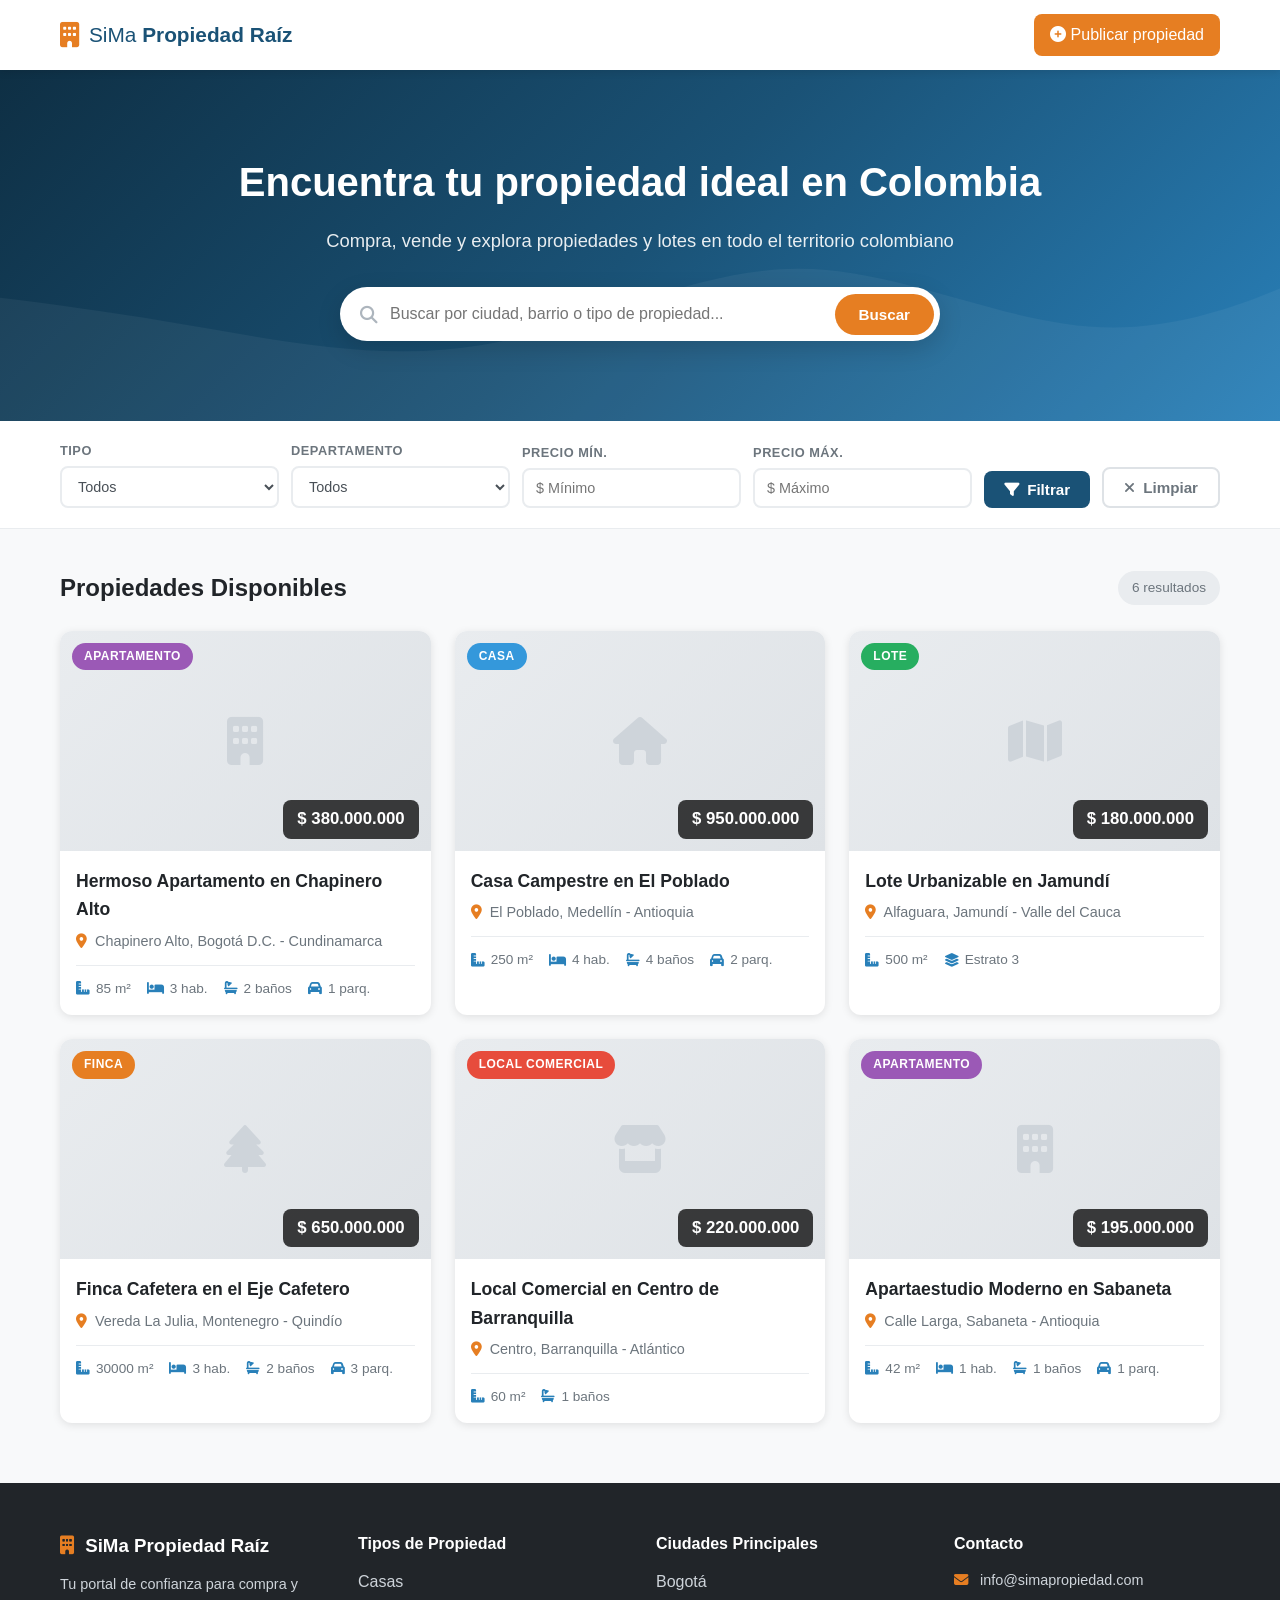
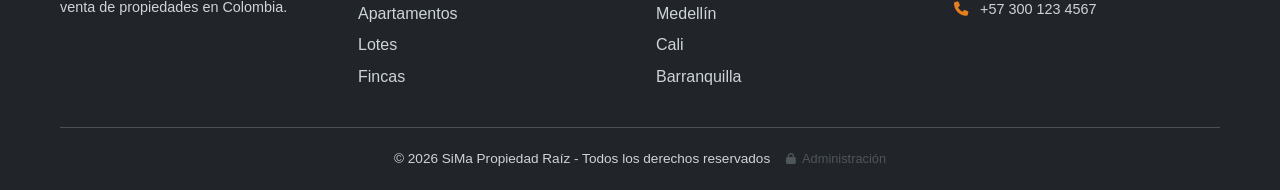
<file: index.html>
<!DOCTYPE html>
<html lang="es">
<head>
    <meta charset="UTF-8">
    <meta name="viewport" content="width=device-width, initial-scale=1.0">
    <title>SiMa Propiedad Raíz - Compra y Venta de Inmuebles en Colombia</title>
    <link rel="stylesheet" href="css/styles.css">
    <link rel="stylesheet" href="https://cdnjs.cloudflare.com/ajax/libs/font-awesome/6.5.0/css/all.min.css">
</head>
<body>
    <!-- Header -->
    <header class="header">
        <div class="container header-content">
            <a href="index.html" class="logo">
                <i class="fas fa-building"></i>
                <span>SiMa <strong>Propiedad Raíz</strong></span>
            </a>
            <nav class="nav">
                <a href="publicar.html" class="nav-link btn-publicar">
                    <i class="fas fa-plus-circle"></i> Publicar propiedad
                </a>
            </nav>
            <button class="menu-toggle" id="menuToggle">
                <i class="fas fa-bars"></i>
            </button>
        </div>
    </header>

    <!-- Hero -->
    <section class="hero">
        <div class="hero-overlay"></div>
        <div class="container hero-content">
            <h1>Encuentra tu propiedad ideal en Colombia</h1>
            <p>Compra, vende y explora propiedades y lotes en todo el territorio colombiano</p>
            <div class="hero-search">
                <div class="search-bar">
                    <i class="fas fa-search"></i>
                    <input type="text" id="searchInput" placeholder="Buscar por ciudad, barrio o tipo de propiedad...">
                    <button id="btnBuscar" class="btn btn-primary">Buscar</button>
                </div>
            </div>
        </div>
    </section>

    <!-- Filtros -->
    <section class="filtros-section">
        <div class="container">
            <div class="filtros-bar">
                <div class="filtro-grupo">
                    <label for="filtroTipo">Tipo</label>
                    <select id="filtroTipo">
                        <option value="">Todos</option>
                        <option value="casa">Casa</option>
                        <option value="apartamento">Apartamento</option>
                        <option value="lote">Lote</option>
                        <option value="finca">Finca</option>
                        <option value="local">Local Comercial</option>
                        <option value="oficina">Oficina</option>
                        <option value="bodega">Bodega</option>
                    </select>
                </div>
                <div class="filtro-grupo">
                    <label for="filtroDepartamento">Departamento</label>
                    <select id="filtroDepartamento">
                        <option value="">Todos</option>
                    </select>
                </div>
                <div class="filtro-grupo">
                    <label for="filtroPrecioMin">Precio mín.</label>
                    <input type="text" inputmode="numeric" id="filtroPrecioMin" placeholder="$ Mínimo" class="formato-miles">
                </div>
                <div class="filtro-grupo">
                    <label for="filtroPrecioMax">Precio máx.</label>
                    <input type="text" inputmode="numeric" id="filtroPrecioMax" placeholder="$ Máximo" class="formato-miles">
                </div>
                <button id="btnFiltrar" class="btn btn-secondary">
                    <i class="fas fa-filter"></i> Filtrar
                </button>
                <button id="btnLimpiar" class="btn btn-outline">
                    <i class="fas fa-times"></i> Limpiar
                </button>
            </div>
        </div>
    </section>

    <!-- Propiedades -->
    <section class="propiedades-section">
        <div class="container">
            <div class="section-header">
                <h2>Propiedades Disponibles</h2>
                <span class="contador" id="contadorResultados">0 resultados</span>
            </div>
            <div class="propiedades-grid" id="propiedadesGrid">
                <!-- Se llena dinámicamente -->
            </div>
            <div class="sin-resultados" id="sinResultados" style="display:none;">
                <i class="fas fa-search"></i>
                <h3>No se encontraron propiedades</h3>
                <p>Intenta ajustar los filtros o <a href="publicar.html">publica una propiedad</a></p>
            </div>
        </div>
    </section>

    <!-- Modal Detalle -->
    <div class="modal" id="modalDetalle">
        <div class="modal-content">
            <button class="modal-close" id="modalClose">&times;</button>
            <div id="modalBody">
                <!-- Se llena dinámicamente -->
            </div>
        </div>
    </div>

    <!-- Modal Me Interesa -->
    <div class="modal" id="modalInteres">
        <div class="modal-content modal-interes">
            <button class="modal-close">&times;</button>
            <div class="modal-interes-body">
                <div class="modal-interes-header">
                    <i class="fas fa-heart"></i>
                    <h3>Me interesa esta propiedad</h3>
                    <p class="interes-propiedad-ref" id="interesPropiedad"></p>
                </div>
                <div id="formInteresFields">
                    <form id="formInteres">
                        <div class="form-grupo">
                            <label for="interesNombre">Nombre completo <span class="required">*</span></label>
                            <input type="text" id="interesNombre" placeholder="Tu nombre completo" required>
                        </div>
                        <div class="form-grupo">
                            <label for="interesTelefono">Teléfono / WhatsApp <span class="required">*</span></label>
                            <input type="tel" id="interesTelefono" placeholder="Ej: 3001234567" required>
                        </div>
                        <div class="form-grupo">
                            <label for="interesEmail">Correo electrónico</label>
                            <input type="email" id="interesEmail" placeholder="correo@ejemplo.com">
                        </div>
                        <div class="form-grupo">
                            <label for="interesMensaje">Mensaje (opcional)</label>
                            <textarea id="interesMensaje" rows="3" placeholder="Cuéntanos qué te interesa de esta propiedad..."></textarea>
                        </div>
                        <button type="submit" class="btn btn-primary btn-block">
                            <i class="fas fa-paper-plane"></i> Enviar mis datos
                        </button>
                    </form>
                </div>
                <div id="interesExito" style="display:none;" class="interes-exito">
                    <i class="fas fa-check-circle"></i>
                    <h4>Datos enviados correctamente</h4>
                    <p>Nos pondremos en contacto contigo muy pronto.</p>
                    <button class="btn btn-outline" onclick="document.getElementById('modalInteres').classList.remove('active'); document.body.style.overflow='';">
                        Cerrar
                    </button>
                </div>
            </div>
        </div>
    </div>

    <!-- Footer -->
    <footer class="footer">
        <div class="container">
            <div class="footer-grid">
                <div class="footer-col">
                    <h3><i class="fas fa-building"></i> SiMa Propiedad Raíz</h3>
                    <p>Tu portal de confianza para compra y venta de propiedades en Colombia.</p>
                </div>
                <div class="footer-col">
                    <h4>Tipos de Propiedad</h4>
                    <ul>
                        <li><a href="#" data-filtro-tipo="casa">Casas</a></li>
                        <li><a href="#" data-filtro-tipo="apartamento">Apartamentos</a></li>
                        <li><a href="#" data-filtro-tipo="lote">Lotes</a></li>
                        <li><a href="#" data-filtro-tipo="finca">Fincas</a></li>
                    </ul>
                </div>
                <div class="footer-col">
                    <h4>Ciudades Principales</h4>
                    <ul>
                        <li><a href="#" data-filtro-ciudad="Bogotá">Bogotá</a></li>
                        <li><a href="#" data-filtro-ciudad="Medellín">Medellín</a></li>
                        <li><a href="#" data-filtro-ciudad="Cali">Cali</a></li>
                        <li><a href="#" data-filtro-ciudad="Barranquilla">Barranquilla</a></li>
                    </ul>
                </div>
                <div class="footer-col">
                    <h4>Contacto</h4>
                    <p><i class="fas fa-envelope"></i> info@simapropiedad.com</p>
                    <p><i class="fas fa-phone"></i> +57 300 123 4567</p>
                </div>
            </div>
            <div class="footer-bottom">
                <p>&copy; 2026 SiMa Propiedad Raíz - Todos los derechos reservados</p>
                <a href="admin.html" class="footer-admin-link"><i class="fas fa-lock"></i> Administración</a>
            </div>
        </div>
    </footer>

    <script src="js/datos-colombia.js"></script>
    <script src="js/app.js"></script>
</body>
</html>
</file>
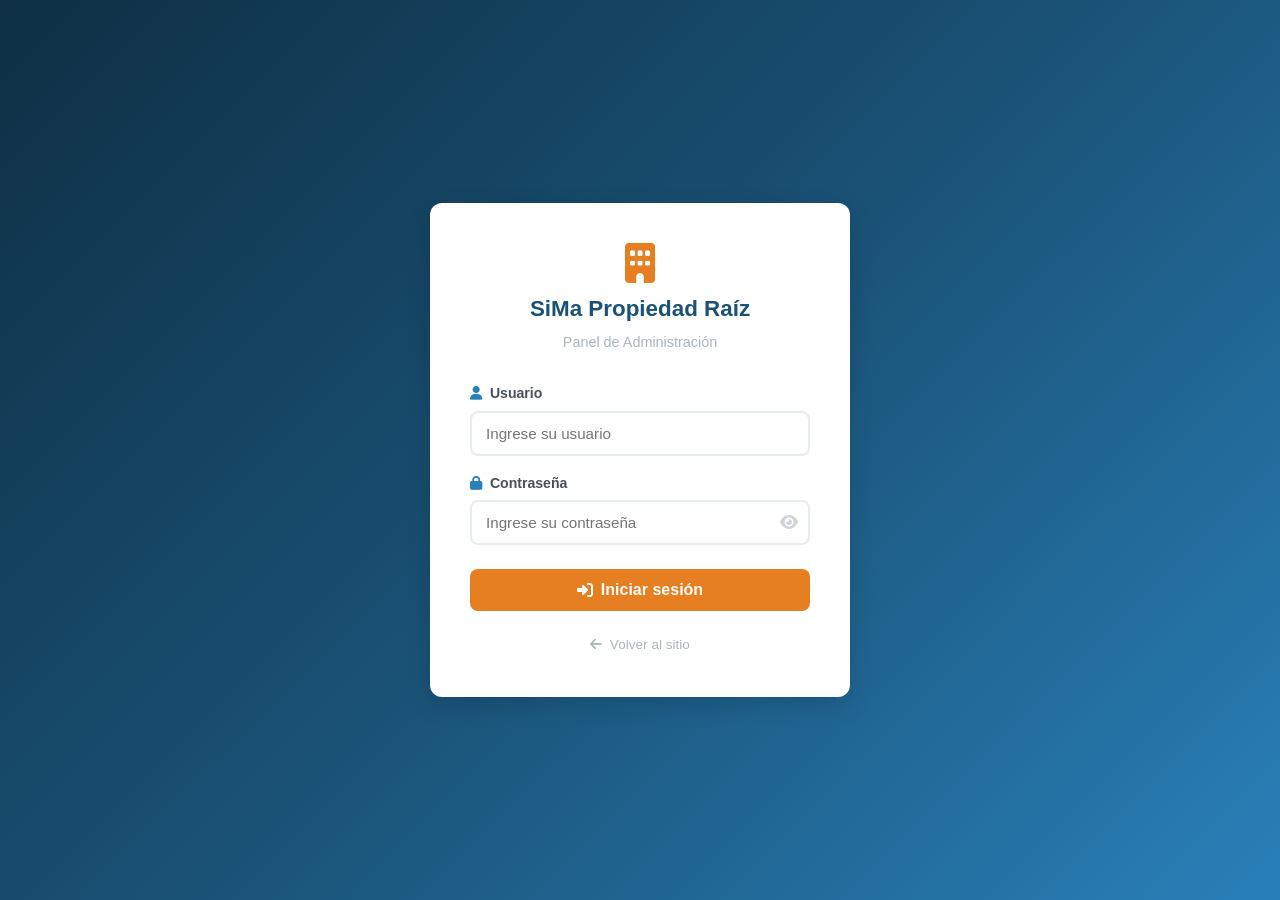
<file: admin.html>
<!DOCTYPE html>
<html lang="es">
<head>
    <meta charset="UTF-8">
    <meta name="viewport" content="width=device-width, initial-scale=1.0">
    <title>Administración - SiMa Propiedad Raíz</title>
    <link rel="stylesheet" href="css/styles.css">
    <link rel="stylesheet" href="css/admin.css">
    <link rel="stylesheet" href="https://cdnjs.cloudflare.com/ajax/libs/font-awesome/6.5.0/css/all.min.css">
</head>
<body>
    <!-- Login -->
    <div class="login-wrapper" id="loginWrapper">
        <div class="login-card">
            <div class="login-header">
                <i class="fas fa-building"></i>
                <h1>SiMa <strong>Propiedad Raíz</strong></h1>
                <p>Panel de Administración</p>
            </div>
            <form id="formLogin">
                <div class="form-grupo">
                    <label for="loginUsuario"><i class="fas fa-user"></i> Usuario</label>
                    <input type="text" id="loginUsuario" placeholder="Ingrese su usuario" required>
                </div>
                <div class="form-grupo">
                    <label for="loginPassword"><i class="fas fa-lock"></i> Contraseña</label>
                    <div class="password-field">
                        <input type="password" id="loginPassword" placeholder="Ingrese su contraseña" required>
                        <button type="button" class="password-toggle" id="togglePassword">
                            <i class="fas fa-eye"></i>
                        </button>
                    </div>
                </div>
                <div class="login-error" id="loginError" style="display:none;">
                    <i class="fas fa-exclamation-circle"></i>
                    <span>Usuario o contraseña incorrectos</span>
                </div>
                <button type="submit" class="btn btn-primary btn-block">
                    <i class="fas fa-sign-in-alt"></i> Iniciar sesión
                </button>
            </form>
            <div class="login-footer">
                <a href="index.html"><i class="fas fa-arrow-left"></i> Volver al sitio</a>
            </div>
        </div>
    </div>

    <!-- Dashboard -->
    <div class="dashboard" id="dashboard" style="display:none;">
        <!-- Sidebar -->
        <aside class="sidebar" id="sidebar">
            <div class="sidebar-header">
                <i class="fas fa-building"></i>
                <span>SiMa <strong>Admin</strong></span>
            </div>
            <nav class="sidebar-nav">
                <a href="#" class="sidebar-link active" data-seccion="leads">
                    <i class="fas fa-users"></i>
                    <span>Leads</span>
                    <span class="sidebar-badge" id="badgeLeads">0</span>
                </a>
                <a href="#" class="sidebar-link" data-seccion="propiedades">
                    <i class="fas fa-home"></i>
                    <span>Propiedades</span>
                    <span class="sidebar-badge" id="badgePropiedades">0</span>
                </a>
            </nav>
            <div class="sidebar-footer">
                <button class="btn-logout" id="btnLogout">
                    <i class="fas fa-sign-out-alt"></i> Cerrar sesión
                </button>
            </div>
        </aside>

        <!-- Contenido principal -->
        <main class="dashboard-main">
            <!-- Top bar -->
            <div class="topbar">
                <button class="topbar-toggle" id="sidebarToggle">
                    <i class="fas fa-bars"></i>
                </button>
                <h2 id="tituloSeccion">Leads - Personas interesadas</h2>
                <div class="topbar-user">
                    <i class="fas fa-user-circle"></i>
                    <span id="nombreUsuario">Admin</span>
                </div>
            </div>

            <!-- Sección Leads -->
            <div class="seccion-contenido" id="seccionLeads">
                <!-- Estadísticas rápidas -->
                <div class="stats-grid">
                    <div class="stat-card">
                        <div class="stat-icon" style="background: rgba(26,82,118,0.1); color: var(--primary);">
                            <i class="fas fa-users"></i>
                        </div>
                        <div class="stat-info">
                            <span class="stat-numero" id="statTotalLeads">0</span>
                            <span class="stat-label">Total leads</span>
                        </div>
                    </div>
                    <div class="stat-card">
                        <div class="stat-icon" style="background: rgba(39,174,96,0.1); color: var(--success);">
                            <i class="fas fa-calendar-day"></i>
                        </div>
                        <div class="stat-info">
                            <span class="stat-numero" id="statLeadsHoy">0</span>
                            <span class="stat-label">Leads hoy</span>
                        </div>
                    </div>
                    <div class="stat-card">
                        <div class="stat-icon" style="background: rgba(230,126,34,0.1); color: var(--accent);">
                            <i class="fas fa-home"></i>
                        </div>
                        <div class="stat-info">
                            <span class="stat-numero" id="statPropiedadesConLeads">0</span>
                            <span class="stat-label">Propiedades con interés</span>
                        </div>
                    </div>
                </div>

                <!-- Filtro de leads -->
                <div class="tabla-header">
                    <div class="tabla-busqueda">
                        <i class="fas fa-search"></i>
                        <input type="text" id="buscarLead" placeholder="Buscar por nombre, teléfono o propiedad...">
                    </div>
                    <button class="btn btn-outline btn-sm" id="btnExportarLeads">
                        <i class="fas fa-download"></i> Exportar CSV
                    </button>
                </div>

                <!-- Tabla de leads -->
                <div class="tabla-responsive">
                    <table class="tabla-datos tabla-resizable" id="tablaLeads">
                        <thead>
                            <tr>
                                <th data-sort="fecha">
                                    <div class="th-content"><span>Fecha</span><i class="fas fa-sort sort-icon"></i></div>
                                    <div class="th-filter"><input type="text" placeholder="Filtrar..." data-filter-lead="fecha"></div>
                                    <div class="resize-handle"></div>
                                </th>
                                <th data-sort="nombre">
                                    <div class="th-content"><span>Nombre</span><i class="fas fa-sort sort-icon"></i></div>
                                    <div class="th-filter"><input type="text" placeholder="Filtrar..." data-filter-lead="nombre"></div>
                                    <div class="resize-handle"></div>
                                </th>
                                <th data-sort="telefono">
                                    <div class="th-content"><span>Teléfono</span><i class="fas fa-sort sort-icon"></i></div>
                                    <div class="th-filter"><input type="text" placeholder="Filtrar..." data-filter-lead="telefono"></div>
                                    <div class="resize-handle"></div>
                                </th>
                                <th data-sort="email">
                                    <div class="th-content"><span>Email</span><i class="fas fa-sort sort-icon"></i></div>
                                    <div class="th-filter"><input type="text" placeholder="Filtrar..." data-filter-lead="email"></div>
                                    <div class="resize-handle"></div>
                                </th>
                                <th data-sort="propiedad">
                                    <div class="th-content"><span>Propiedad</span><i class="fas fa-sort sort-icon"></i></div>
                                    <div class="th-filter"><input type="text" placeholder="Filtrar..." data-filter-lead="propiedad"></div>
                                    <div class="resize-handle"></div>
                                </th>
                                <th data-sort="mensaje">
                                    <div class="th-content"><span>Mensaje</span><i class="fas fa-sort sort-icon"></i></div>
                                    <div class="th-filter"><input type="text" placeholder="Filtrar..." data-filter-lead="mensaje"></div>
                                    <div class="resize-handle"></div>
                                </th>
                                <th data-sort="contactado">
                                    <div class="th-content"><span>Contactado</span><i class="fas fa-sort sort-icon"></i></div>
                                    <div class="th-filter">
                                        <select data-filter-lead="contactado">
                                            <option value="">Todos</option>
                                            <option value="si">Sí</option>
                                            <option value="no">No</option>
                                        </select>
                                    </div>
                                    <div class="resize-handle"></div>
                                </th>
                                <th data-sort="seguimiento">
                                    <div class="th-content"><span>Seguimiento</span><i class="fas fa-sort sort-icon"></i></div>
                                    <div class="th-filter"><input type="text" placeholder="Filtrar..." data-filter-lead="seguimiento"></div>
                                    <div class="resize-handle"></div>
                                </th>
                                <th data-sort="estado">
                                    <div class="th-content"><span>Estado</span><i class="fas fa-sort sort-icon"></i></div>
                                    <div class="th-filter">
                                        <select data-filter-lead="estado">
                                            <option value="">Todos</option>
                                            <option value="pendiente">Pendiente</option>
                                            <option value="cliente">Cliente</option>
                                            <option value="declinado">Declinado</option>
                                        </select>
                                    </div>
                                    <div class="resize-handle"></div>
                                </th>
                                <th>
                                    <div class="th-content"><span>Acciones</span></div>
                                </th>
                            </tr>
                        </thead>
                        <tbody id="tbodyLeads">
                            <!-- Se llena dinámicamente -->
                        </tbody>
                    </table>
                </div>
                <div class="tabla-vacia" id="leadsVacio" style="display:none;">
                    <i class="fas fa-inbox"></i>
                    <p>Aún no hay leads registrados</p>
                </div>
            </div>

            <!-- Sección Propiedades -->
            <div class="seccion-contenido" id="seccionPropiedades" style="display:none;">
                <div class="tabla-header">
                    <div class="tabla-busqueda">
                        <i class="fas fa-search"></i>
                        <input type="text" id="buscarPropiedad" placeholder="Buscar propiedad...">
                    </div>
                </div>
                <div class="tabla-responsive">
                    <table class="tabla-datos tabla-resizable" id="tablaPropiedades">
                        <thead>
                            <tr>
                                <th data-col="fecha" data-sort="fecha">
                                    <div class="th-content">
                                        <span>Fecha</span>
                                        <i class="fas fa-sort sort-icon"></i>
                                    </div>
                                    <div class="th-filter">
                                        <input type="text" placeholder="Filtrar..." data-filter="fecha">
                                    </div>
                                    <div class="resize-handle"></div>
                                </th>
                                <th data-col="tipo" data-sort="tipo">
                                    <div class="th-content">
                                        <span>Tipo</span>
                                        <i class="fas fa-sort sort-icon"></i>
                                    </div>
                                    <div class="th-filter">
                                        <select data-filter="tipo">
                                            <option value="">Todos</option>
                                            <option value="casa">Casa</option>
                                            <option value="apartamento">Apartamento</option>
                                            <option value="lote">Lote</option>
                                            <option value="finca">Finca</option>
                                            <option value="local">Local</option>
                                            <option value="oficina">Oficina</option>
                                            <option value="bodega">Bodega</option>
                                        </select>
                                    </div>
                                    <div class="resize-handle"></div>
                                </th>
                                <th data-col="titulo" data-sort="titulo">
                                    <div class="th-content">
                                        <span>Título</span>
                                        <i class="fas fa-sort sort-icon"></i>
                                    </div>
                                    <div class="th-filter">
                                        <input type="text" placeholder="Filtrar..." data-filter="titulo">
                                    </div>
                                    <div class="resize-handle"></div>
                                </th>
                                <th data-col="ubicacion" data-sort="ubicacion">
                                    <div class="th-content">
                                        <span>Ubicación</span>
                                        <i class="fas fa-sort sort-icon"></i>
                                    </div>
                                    <div class="th-filter">
                                        <input type="text" placeholder="Filtrar..." data-filter="ubicacion">
                                    </div>
                                    <div class="resize-handle"></div>
                                </th>
                                <th data-col="precio" data-sort="precio">
                                    <div class="th-content">
                                        <span>Precio</span>
                                        <i class="fas fa-sort sort-icon"></i>
                                    </div>
                                    <div class="th-filter">
                                        <input type="text" placeholder="Filtrar..." data-filter="precio">
                                    </div>
                                    <div class="resize-handle"></div>
                                </th>
                                <th data-col="negociable" data-sort="negociable">
                                    <div class="th-content">
                                        <span>Negociable</span>
                                        <i class="fas fa-sort sort-icon"></i>
                                    </div>
                                    <div class="th-filter">
                                        <select data-filter="negociable">
                                            <option value="">Todos</option>
                                            <option value="si">Sí</option>
                                            <option value="no">No</option>
                                        </select>
                                    </div>
                                    <div class="resize-handle"></div>
                                </th>
                                <th data-col="leads" data-sort="leads">
                                    <div class="th-content">
                                        <span>Leads</span>
                                        <i class="fas fa-sort sort-icon"></i>
                                    </div>
                                    <div class="th-filter">
                                        <input type="text" placeholder="Filtrar..." data-filter="leads">
                                    </div>
                                </th>
                            </tr>
                        </thead>
                        <tbody id="tbodyPropiedades">
                        </tbody>
                    </table>
                </div>
                <div class="tabla-vacia" id="propiedadesVacio" style="display:none;">
                    <i class="fas fa-home"></i>
                    <p>No hay propiedades publicadas</p>
                </div>
            </div>
        </main>
    </div>

    <!-- Modal detalle lead -->
    <div class="modal" id="modalLead">
        <div class="modal-content modal-lead-detalle">
            <button class="modal-close" id="cerrarModalLead">&times;</button>
            <div id="modalLeadBody">
            </div>
        </div>
    </div>

    <!-- Modal detalle propiedad -->
    <div class="modal" id="modalPropiedad">
        <div class="modal-content">
            <button class="modal-close" id="cerrarModalPropiedad">&times;</button>
            <div id="modalPropiedadBody">
            </div>
        </div>
    </div>

    <script src="js/datos-colombia.js"></script>
    <script src="js/admin.js"></script>
</body>
</html>
</file>
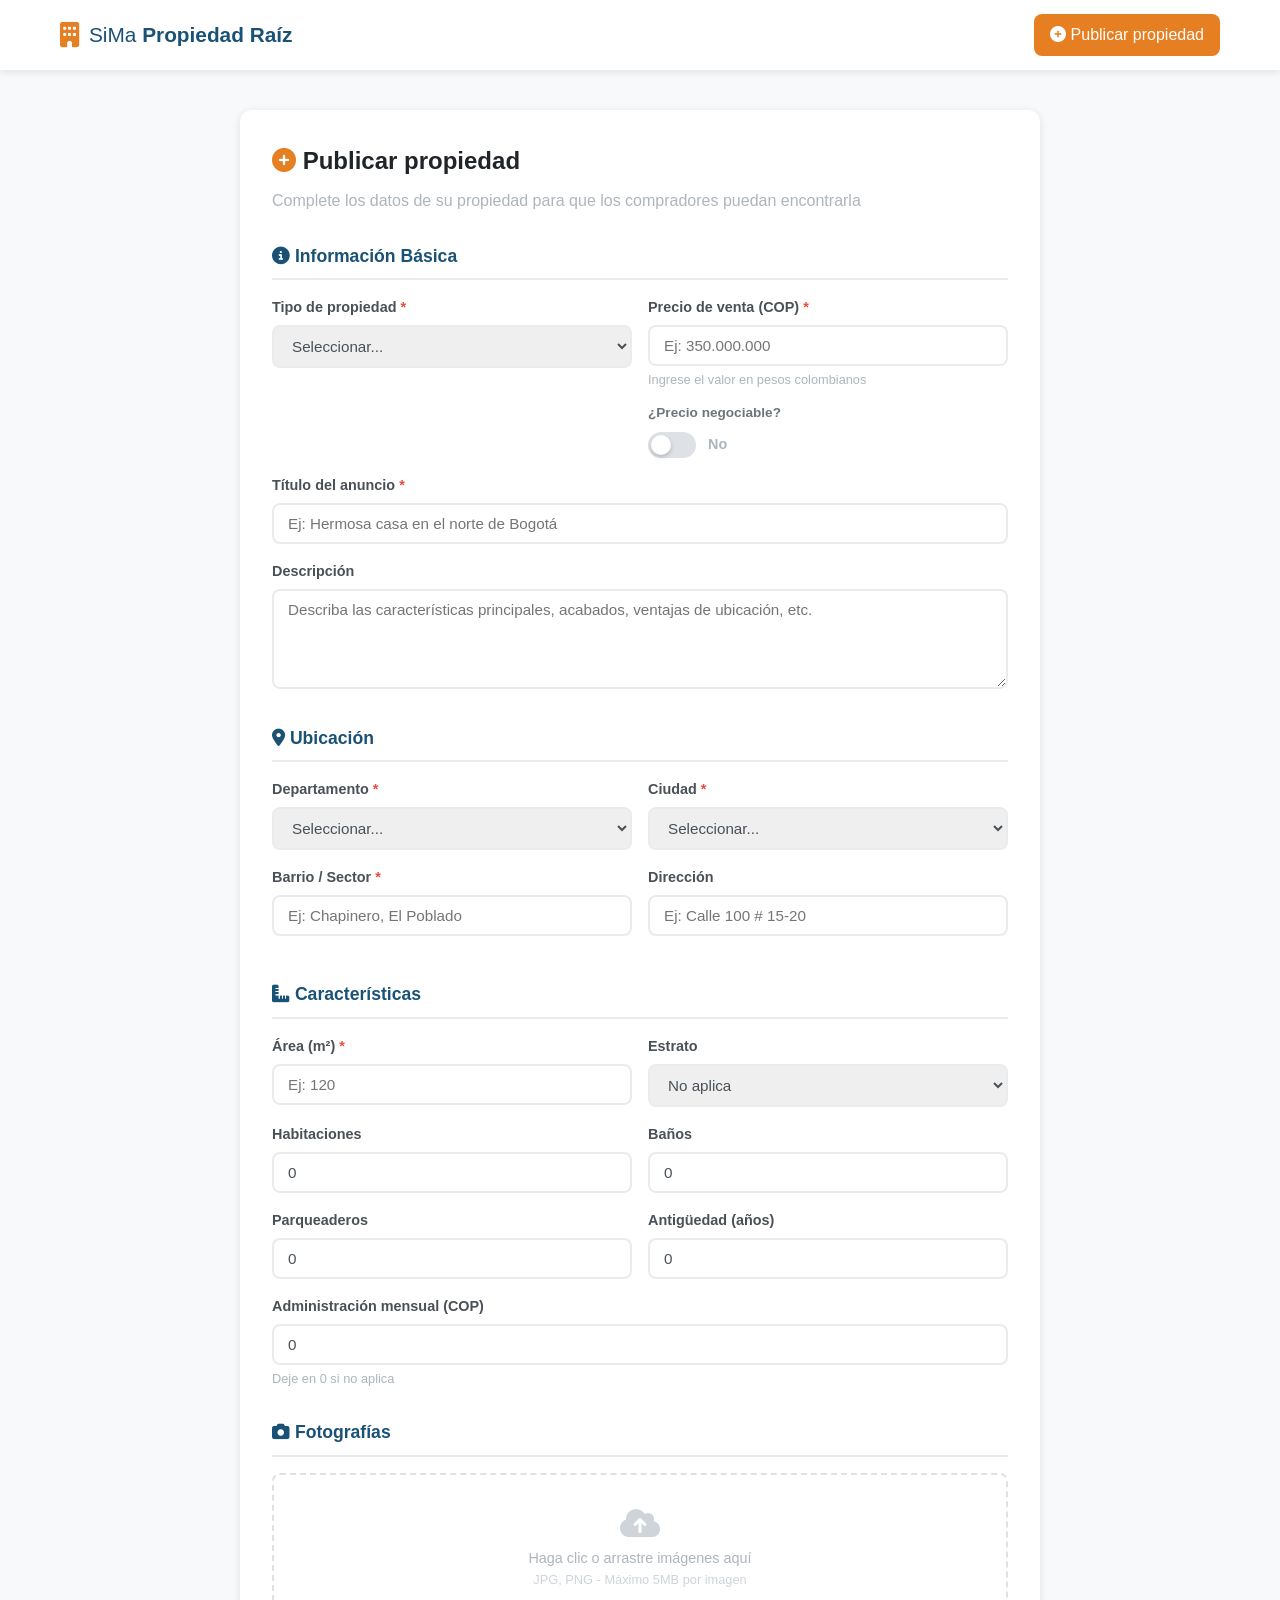
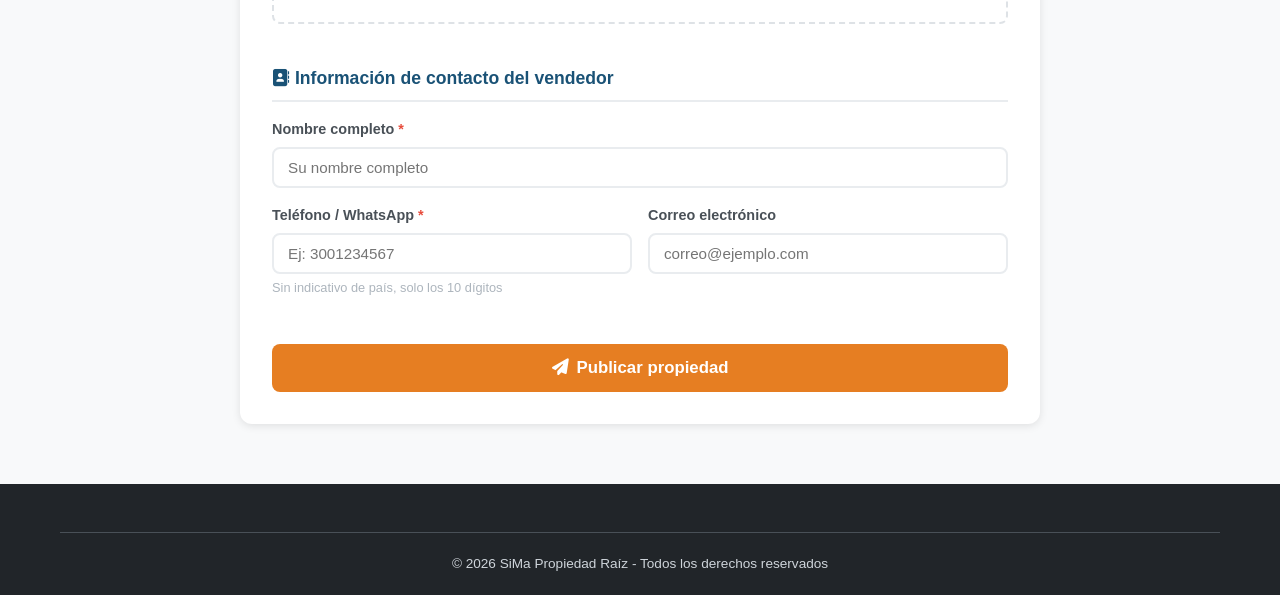
<file: publicar.html>
<!DOCTYPE html>
<html lang="es">
<head>
    <meta charset="UTF-8">
    <meta name="viewport" content="width=device-width, initial-scale=1.0">
    <title>Publicar propiedad - SiMa Propiedad Raíz</title>
    <link rel="stylesheet" href="css/styles.css">
    <link rel="stylesheet" href="https://cdnjs.cloudflare.com/ajax/libs/font-awesome/6.5.0/css/all.min.css">
</head>
<body>
    <!-- Header -->
    <header class="header">
        <div class="container header-content">
            <a href="index.html" class="logo">
                <i class="fas fa-building"></i>
                <span>SiMa <strong>Propiedad Raíz</strong></span>
            </a>
            <nav class="nav">
                <a href="publicar.html" class="nav-link btn-publicar active">
                    <i class="fas fa-plus-circle"></i> Publicar propiedad
                </a>
            </nav>
            <button class="menu-toggle" id="menuToggle">
                <i class="fas fa-bars"></i>
            </button>
        </div>
    </header>

    <!-- Formulario -->
    <section class="publicar-section">
        <div class="container">
            <div class="form-card">
                <h2><i class="fas fa-plus-circle" style="color: var(--accent);"></i> Publicar propiedad</h2>
                <p class="subtitulo">Complete los datos de su propiedad para que los compradores puedan encontrarla</p>

                <form id="formPublicar">
                    <!-- Información básica -->
                    <div class="form-seccion">
                        <h3><i class="fas fa-info-circle"></i> Información Básica</h3>

                        <div class="form-row">
                            <div class="form-grupo">
                                <label for="tipoPropiedad">Tipo de propiedad <span class="required">*</span></label>
                                <select id="tipoPropiedad" required>
                                    <option value="">Seleccionar...</option>
                                    <option value="casa">Casa</option>
                                    <option value="apartamento">Apartamento</option>
                                    <option value="lote">Lote</option>
                                    <option value="finca">Finca</option>
                                    <option value="local">Local Comercial</option>
                                    <option value="oficina">Oficina</option>
                                    <option value="bodega">Bodega</option>
                                </select>
                                <span class="error-msg">Seleccione un tipo</span>
                            </div>
                            <div class="form-grupo">
                                <label for="precio">Precio de venta (COP) <span class="required">*</span></label>
                                <input type="text" inputmode="numeric" id="precio" placeholder="Ej: 350.000.000" class="formato-miles" required>
                                <span class="input-hint">Ingrese el valor en pesos colombianos</span>
                                <span class="error-msg">Ingrese el precio</span>
                                <div class="toggle-negociable">
                                    <span class="toggle-pregunta">¿Precio negociable?</span>
                                    <div class="toggle-row">
                                        <label class="toggle-switch">
                                            <input type="checkbox" id="negociable">
                                            <span class="toggle-slider"></span>
                                        </label>
                                        <span class="toggle-estado" id="toggleEstado">No</span>
                                    </div>
                                </div>
                            </div>
                        </div>

                        <div class="form-grupo">
                            <label for="titulo">Título del anuncio <span class="required">*</span></label>
                            <input type="text" id="titulo" placeholder="Ej: Hermosa casa en el norte de Bogotá" maxlength="100" required>
                            <span class="error-msg">Ingrese un título</span>
                        </div>

                        <div class="form-grupo">
                            <label for="descripcion">Descripción</label>
                            <textarea id="descripcion" rows="4" placeholder="Describa las características principales, acabados, ventajas de ubicación, etc."></textarea>
                        </div>
                    </div>

                    <!-- Ubicación -->
                    <div class="form-seccion">
                        <h3><i class="fas fa-map-marker-alt"></i> Ubicación</h3>

                        <div class="form-row">
                            <div class="form-grupo">
                                <label for="departamento">Departamento <span class="required">*</span></label>
                                <select id="departamento" required>
                                    <option value="">Seleccionar...</option>
                                </select>
                                <span class="error-msg">Seleccione un departamento</span>
                            </div>
                            <div class="form-grupo">
                                <label for="ciudad">Ciudad <span class="required">*</span></label>
                                <select id="ciudad" required>
                                    <option value="">Seleccionar...</option>
                                </select>
                                <span class="error-msg">Seleccione una ciudad</span>
                            </div>
                        </div>

                        <div class="form-row">
                            <div class="form-grupo">
                                <label for="barrio">Barrio / Sector <span class="required">*</span></label>
                                <input type="text" id="barrio" placeholder="Ej: Chapinero, El Poblado" required>
                                <span class="error-msg">Ingrese el barrio</span>
                            </div>
                            <div class="form-grupo">
                                <label for="direccion">Dirección</label>
                                <input type="text" id="direccion" placeholder="Ej: Calle 100 # 15-20">
                            </div>
                        </div>
                    </div>

                    <!-- Características -->
                    <div class="form-seccion">
                        <h3><i class="fas fa-ruler-combined"></i> Características</h3>

                        <div class="form-row">
                            <div class="form-grupo">
                                <label for="area">Área (m²) <span class="required">*</span></label>
                                <input type="text" inputmode="numeric" id="area" placeholder="Ej: 120" class="formato-miles" required>
                                <span class="error-msg">Ingrese el área</span>
                            </div>
                            <div class="form-grupo">
                                <label for="estrato">Estrato</label>
                                <select id="estrato">
                                    <option value="0">No aplica</option>
                                    <option value="1">1</option>
                                    <option value="2">2</option>
                                    <option value="3">3</option>
                                    <option value="4">4</option>
                                    <option value="5">5</option>
                                    <option value="6">6</option>
                                </select>
                            </div>
                        </div>

                        <div class="form-row">
                            <div class="form-grupo">
                                <label for="habitaciones">Habitaciones</label>
                                <input type="number" id="habitaciones" placeholder="0" min="0" value="0">
                            </div>
                            <div class="form-grupo">
                                <label for="banos">Baños</label>
                                <input type="number" id="banos" placeholder="0" min="0" value="0">
                            </div>
                        </div>

                        <div class="form-row">
                            <div class="form-grupo">
                                <label for="parqueaderos">Parqueaderos</label>
                                <input type="number" id="parqueaderos" placeholder="0" min="0" value="0">
                            </div>
                            <div class="form-grupo">
                                <label for="antiguedad">Antigüedad (años)</label>
                                <input type="number" id="antiguedad" placeholder="0" min="0" value="0">
                            </div>
                        </div>

                        <div class="form-grupo">
                            <label for="administracion">Administración mensual (COP)</label>
                            <input type="text" inputmode="numeric" id="administracion" placeholder="Ej: 350.000" class="formato-miles" value="0">
                            <span class="input-hint">Deje en 0 si no aplica</span>
                        </div>
                    </div>

                    <!-- Fotos -->
                    <div class="form-seccion">
                        <h3><i class="fas fa-camera"></i> Fotografías</h3>
                        <div class="upload-area" id="uploadArea">
                            <i class="fas fa-cloud-upload-alt"></i>
                            <p>Haga clic o arrastre imágenes aquí</p>
                            <p style="font-size: 0.8rem; color: var(--gray-400);">JPG, PNG - Máximo 5MB por imagen</p>
                            <input type="file" id="inputImagenes" accept="image/*" multiple>
                        </div>
                        <div class="preview-imagenes" id="previewImagenes"></div>
                    </div>

                    <!-- Contacto del vendedor -->
                    <div class="form-seccion">
                        <h3><i class="fas fa-address-book"></i> Información de contacto del vendedor</h3>

                        <div class="form-grupo">
                            <label for="contactoNombre">Nombre completo <span class="required">*</span></label>
                            <input type="text" id="contactoNombre" placeholder="Su nombre completo" required>
                            <span class="error-msg">Ingrese su nombre</span>
                        </div>

                        <div class="form-row">
                            <div class="form-grupo">
                                <label for="contactoTelefono">Teléfono / WhatsApp <span class="required">*</span></label>
                                <input type="tel" id="contactoTelefono" placeholder="Ej: 3001234567" required>
                                <span class="input-hint">Sin indicativo de país, solo los 10 dígitos</span>
                                <span class="error-msg">Ingrese su teléfono</span>
                            </div>
                            <div class="form-grupo">
                                <label for="contactoEmail">Correo electrónico</label>
                                <input type="email" id="contactoEmail" placeholder="correo@ejemplo.com">
                            </div>
                        </div>
                    </div>

                    <button type="submit" class="btn btn-primary btn-lg btn-block">
                        <i class="fas fa-paper-plane"></i> Publicar propiedad
                    </button>
                </form>

                <!-- Mensaje de éxito -->
                <div class="mensaje-exito" id="mensajeExito">
                    <i class="fas fa-check-circle"></i>
                    <h3>Propiedad publicada exitosamente</h3>
                    <p>Su propiedad ya está visible para los compradores interesados.</p>
                    <div style="display: flex; gap: 12px; justify-content: center; flex-wrap: wrap;">
                        <a href="index.html" class="btn btn-primary"><i class="fas fa-eye"></i> Ver Propiedades</a>
                        <a href="publicar.html" class="btn btn-outline"><i class="fas fa-plus"></i> Publicar Otra</a>
                    </div>
                </div>
            </div>
        </div>
    </section>

    <!-- Footer -->
    <footer class="footer">
        <div class="container">
            <div class="footer-bottom">
                <p>&copy; 2026 SiMa Propiedad Raíz - Todos los derechos reservados</p>
            </div>
        </div>
    </footer>

    <script src="js/datos-colombia.js"></script>
    <script src="js/app.js"></script>
</body>
</html>
</file>
<file: css/styles.css>
/* ========== Variables y Reset ========== */
:root {
    --primary: #1a5276;
    --primary-light: #2980b9;
    --primary-dark: #0e2f44;
    --accent: #e67e22;
    --accent-hover: #d35400;
    --success: #27ae60;
    --danger: #e74c3c;
    --gray-100: #f8f9fa;
    --gray-200: #e9ecef;
    --gray-300: #dee2e6;
    --gray-400: #ced4da;
    --gray-500: #adb5bd;
    --gray-600: #6c757d;
    --gray-700: #495057;
    --gray-800: #343a40;
    --gray-900: #212529;
    --white: #ffffff;
    --shadow: 0 2px 8px rgba(0,0,0,0.1);
    --shadow-lg: 0 8px 24px rgba(0,0,0,0.15);
    --radius: 8px;
    --radius-lg: 12px;
    --transition: all 0.3s ease;
}

*, *::before, *::after {
    margin: 0;
    padding: 0;
    box-sizing: border-box;
}

html {
    scroll-behavior: smooth;
}

body {
    font-family: 'Segoe UI', Tahoma, Geneva, Verdana, sans-serif;
    color: var(--gray-800);
    background: var(--gray-100);
    line-height: 1.6;
}

a {
    text-decoration: none;
    color: inherit;
}

ul {
    list-style: none;
}

img {
    max-width: 100%;
    height: auto;
}

.container {
    max-width: 1200px;
    margin: 0 auto;
    padding: 0 20px;
}

/* ========== Botones ========== */
.btn {
    display: inline-flex;
    align-items: center;
    gap: 8px;
    padding: 10px 20px;
    border: none;
    border-radius: var(--radius);
    font-size: 0.95rem;
    font-weight: 600;
    cursor: pointer;
    transition: var(--transition);
}

.btn-primary {
    background: var(--accent);
    color: var(--white);
}
.btn-primary:hover {
    background: var(--accent-hover);
    transform: translateY(-1px);
}

.btn-secondary {
    background: var(--primary);
    color: var(--white);
}
.btn-secondary:hover {
    background: var(--primary-light);
}

.btn-outline {
    background: transparent;
    color: var(--gray-600);
    border: 2px solid var(--gray-300);
}
.btn-outline:hover {
    border-color: var(--gray-500);
    color: var(--gray-800);
}

.btn-success {
    background: var(--success);
    color: var(--white);
}
.btn-success:hover {
    background: #219a52;
}

.btn-block {
    width: 100%;
    justify-content: center;
}

.btn-lg {
    padding: 14px 28px;
    font-size: 1.05rem;
}

/* ========== Header ========== */
.header {
    background: var(--white);
    box-shadow: var(--shadow);
    position: sticky;
    top: 0;
    z-index: 100;
}

.header-content {
    display: flex;
    align-items: center;
    justify-content: space-between;
    height: 70px;
}

.logo {
    display: flex;
    align-items: center;
    gap: 10px;
    font-size: 1.3rem;
    color: var(--primary);
}
.logo i {
    font-size: 1.6rem;
    color: var(--accent);
}

.nav {
    display: flex;
    align-items: center;
    gap: 8px;
}

.nav-link {
    padding: 8px 16px;
    border-radius: var(--radius);
    font-weight: 500;
    color: var(--gray-700);
    transition: var(--transition);
}
.nav-link:hover, .nav-link.active {
    color: var(--primary);
    background: var(--gray-100);
}

.btn-publicar {
    background: var(--accent) !important;
    color: var(--white) !important;
}
.btn-publicar:hover {
    background: var(--accent-hover) !important;
}

.menu-toggle {
    display: none;
    background: none;
    border: none;
    font-size: 1.4rem;
    color: var(--gray-700);
    cursor: pointer;
}

/* ========== Hero ========== */
.hero {
    position: relative;
    background: linear-gradient(135deg, var(--primary-dark) 0%, var(--primary) 50%, var(--primary-light) 100%);
    padding: 80px 0;
    overflow: hidden;
}

.hero::before {
    content: '';
    position: absolute;
    top: 0; left: 0; right: 0; bottom: 0;
    background: url('data:image/svg+xml,<svg xmlns="http://www.w3.org/2000/svg" viewBox="0 0 1440 320"><path fill="rgba(255,255,255,0.05)" d="M0,192L48,197.3C96,203,192,213,288,229.3C384,245,480,267,576,250.7C672,235,768,181,864,181.3C960,181,1056,235,1152,234.7C1248,235,1344,181,1392,154.7L1440,128L1440,320L1392,320C1344,320,1248,320,1152,320C1056,320,960,320,864,320C768,320,672,320,576,320C480,320,384,320,288,320C192,320,96,320,48,320L0,320Z"></path></svg>') no-repeat bottom;
    background-size: cover;
}

.hero-content {
    position: relative;
    z-index: 1;
    text-align: center;
    color: var(--white);
}

.hero h1 {
    font-size: 2.5rem;
    margin-bottom: 12px;
    font-weight: 700;
}

.hero p {
    font-size: 1.15rem;
    opacity: 0.9;
    margin-bottom: 32px;
}

.search-bar {
    display: flex;
    align-items: center;
    background: var(--white);
    border-radius: 50px;
    padding: 6px 6px 6px 20px;
    max-width: 600px;
    margin: 0 auto;
    box-shadow: var(--shadow-lg);
}

.search-bar i {
    color: var(--gray-500);
    font-size: 1.1rem;
}

.search-bar input {
    flex: 1;
    border: none;
    outline: none;
    padding: 12px;
    font-size: 1rem;
    color: var(--gray-800);
}

.search-bar .btn {
    border-radius: 50px;
    padding: 12px 24px;
}

/* ========== Filtros ========== */
.filtros-section {
    background: var(--white);
    border-bottom: 1px solid var(--gray-200);
    padding: 20px 0;
}

.filtros-bar {
    display: flex;
    flex-wrap: wrap;
    gap: 12px;
    align-items: flex-end;
}

.filtro-grupo {
    display: flex;
    flex-direction: column;
    gap: 4px;
    flex: 1;
    min-width: 140px;
}

.filtro-grupo label {
    font-size: 0.8rem;
    font-weight: 600;
    color: var(--gray-600);
    text-transform: uppercase;
    letter-spacing: 0.5px;
}

.filtro-grupo select,
.filtro-grupo input {
    padding: 10px 12px;
    border: 2px solid var(--gray-200);
    border-radius: var(--radius);
    font-size: 0.9rem;
    color: var(--gray-700);
    background: var(--white);
    transition: var(--transition);
}

.filtro-grupo select:focus,
.filtro-grupo input:focus {
    outline: none;
    border-color: var(--primary-light);
}

/* ========== Propiedades Grid ========== */
.propiedades-section {
    padding: 40px 0 60px;
}

.section-header {
    display: flex;
    align-items: center;
    justify-content: space-between;
    margin-bottom: 24px;
}

.section-header h2 {
    font-size: 1.5rem;
    color: var(--gray-900);
}

.contador {
    background: var(--gray-200);
    padding: 6px 14px;
    border-radius: 20px;
    font-size: 0.85rem;
    color: var(--gray-600);
    font-weight: 500;
}

.propiedades-grid {
    display: grid;
    grid-template-columns: repeat(auto-fill, minmax(320px, 1fr));
    gap: 24px;
}

/* ========== Tarjeta de Propiedad ========== */
.propiedad-card {
    background: var(--white);
    border-radius: var(--radius-lg);
    overflow: hidden;
    box-shadow: var(--shadow);
    transition: var(--transition);
    cursor: pointer;
}
.propiedad-card:hover {
    transform: translateY(-4px);
    box-shadow: var(--shadow-lg);
}

.card-imagen {
    position: relative;
    height: 220px;
    background: var(--gray-200);
    overflow: hidden;
}

.card-imagen img {
    width: 100%;
    height: 100%;
    object-fit: cover;
}

.card-imagen .placeholder-img {
    width: 100%;
    height: 100%;
    display: flex;
    align-items: center;
    justify-content: center;
    font-size: 3rem;
    color: var(--gray-400);
    background: linear-gradient(135deg, var(--gray-200), var(--gray-300));
}

.card-badge {
    position: absolute;
    top: 12px;
    left: 12px;
    padding: 4px 12px;
    border-radius: 20px;
    font-size: 0.75rem;
    font-weight: 700;
    text-transform: uppercase;
    letter-spacing: 0.5px;
}

.badge-casa { background: #3498db; color: white; }
.badge-apartamento { background: #9b59b6; color: white; }
.badge-lote { background: #27ae60; color: white; }
.badge-finca { background: #e67e22; color: white; }
.badge-local { background: #e74c3c; color: white; }
.badge-oficina { background: #1abc9c; color: white; }
.badge-bodega { background: #7f8c8d; color: white; }

.card-precio {
    position: absolute;
    bottom: 12px;
    right: 12px;
    background: rgba(0,0,0,0.75);
    color: var(--white);
    padding: 6px 14px;
    border-radius: var(--radius);
    font-weight: 700;
    font-size: 1.05rem;
}

.card-body {
    padding: 16px;
}

.card-titulo {
    font-size: 1.1rem;
    font-weight: 700;
    color: var(--gray-900);
    margin-bottom: 6px;
    display: -webkit-box;
    -webkit-line-clamp: 2;
    -webkit-box-orient: vertical;
    overflow: hidden;
}

.card-ubicacion {
    font-size: 0.9rem;
    color: var(--gray-600);
    margin-bottom: 12px;
}
.card-ubicacion i {
    color: var(--accent);
    margin-right: 4px;
}

.card-detalles {
    display: flex;
    gap: 16px;
    padding-top: 12px;
    border-top: 1px solid var(--gray-200);
}

.card-detalle {
    display: flex;
    align-items: center;
    gap: 6px;
    font-size: 0.85rem;
    color: var(--gray-600);
}
.card-detalle i {
    color: var(--primary-light);
}

/* ========== Sin resultados ========== */
.sin-resultados {
    text-align: center;
    padding: 60px 20px;
    color: var(--gray-500);
}
.sin-resultados i {
    font-size: 3rem;
    margin-bottom: 16px;
}
.sin-resultados h3 {
    font-size: 1.3rem;
    margin-bottom: 8px;
    color: var(--gray-700);
}
.sin-resultados a {
    color: var(--accent);
    font-weight: 600;
}

/* ========== Modal ========== */
.modal {
    display: none;
    position: fixed;
    top: 0; left: 0; right: 0; bottom: 0;
    background: rgba(0,0,0,0.6);
    z-index: 1000;
    align-items: center;
    justify-content: center;
    padding: 20px;
}
.modal.active {
    display: flex;
}

.modal-content {
    background: var(--white);
    border-radius: var(--radius-lg);
    max-width: 800px;
    width: 100%;
    max-height: 90vh;
    overflow-y: auto;
    position: relative;
    animation: modalIn 0.3s ease;
}

@keyframes modalIn {
    from { opacity: 0; transform: scale(0.95); }
    to { opacity: 1; transform: scale(1); }
}

.modal-close {
    position: absolute;
    top: 12px;
    right: 16px;
    background: rgba(0,0,0,0.5);
    color: var(--white);
    border: none;
    width: 36px;
    height: 36px;
    border-radius: 50%;
    font-size: 1.4rem;
    cursor: pointer;
    z-index: 10;
    display: flex;
    align-items: center;
    justify-content: center;
    transition: var(--transition);
}
.modal-close:hover {
    background: rgba(0,0,0,0.8);
}

.detalle-imagen {
    width: 100%;
    height: 350px;
    background: var(--gray-200);
    overflow: hidden;
}
.detalle-imagen img {
    width: 100%;
    height: 100%;
    object-fit: cover;
}
.detalle-imagen .placeholder-img {
    width: 100%;
    height: 100%;
    display: flex;
    align-items: center;
    justify-content: center;
    font-size: 4rem;
    color: var(--gray-400);
    background: linear-gradient(135deg, var(--gray-200), var(--gray-300));
}

.detalle-body {
    padding: 24px;
}

.detalle-header {
    display: flex;
    justify-content: space-between;
    align-items: flex-start;
    margin-bottom: 16px;
    flex-wrap: wrap;
    gap: 12px;
}

.detalle-header h2 {
    font-size: 1.5rem;
    color: var(--gray-900);
}

.detalle-precio {
    font-size: 1.6rem;
    font-weight: 700;
    color: var(--success);
}

.detalle-ubicacion {
    font-size: 1rem;
    color: var(--gray-600);
    margin-bottom: 20px;
}
.detalle-ubicacion i {
    color: var(--accent);
}

.detalle-badges {
    display: flex;
    gap: 8px;
    margin-bottom: 20px;
    flex-wrap: wrap;
}

.detalle-badge {
    padding: 6px 14px;
    border-radius: 20px;
    font-size: 0.8rem;
    font-weight: 600;
    background: var(--gray-100);
    color: var(--gray-700);
}

.detalle-descripcion {
    margin-bottom: 24px;
    line-height: 1.7;
    color: var(--gray-700);
}

.detalle-specs {
    display: grid;
    grid-template-columns: repeat(auto-fit, minmax(180px, 1fr));
    gap: 16px;
    margin-bottom: 24px;
}

.spec-item {
    display: flex;
    align-items: center;
    gap: 10px;
    padding: 12px;
    background: var(--gray-100);
    border-radius: var(--radius);
}

.spec-item i {
    font-size: 1.2rem;
    color: var(--primary-light);
    width: 24px;
    text-align: center;
}

.spec-item .spec-label {
    font-size: 0.8rem;
    color: var(--gray-500);
}
.spec-item .spec-value {
    font-weight: 700;
    color: var(--gray-800);
}

/* Botón Me Interesa */
.detalle-cta {
    margin-top: 8px;
}

.btn-me-interesa {
    background: var(--primary) !important;
    font-size: 1.05rem;
    padding: 14px 28px;
    border-radius: var(--radius);
    transition: var(--transition);
}
.btn-me-interesa:hover {
    background: var(--primary-light) !important;
    transform: translateY(-2px);
    box-shadow: var(--shadow-lg);
}
.btn-me-interesa i {
    color: #e74c3c;
}

/* Modal Me Interesa */
.modal-interes {
    max-width: 480px;
}

.modal-interes-body {
    padding: 32px;
}

.modal-interes-header {
    text-align: center;
    margin-bottom: 24px;
}
.modal-interes-header > i {
    font-size: 2.5rem;
    color: var(--primary);
    margin-bottom: 8px;
}
.modal-interes-header h3 {
    font-size: 1.3rem;
    color: var(--gray-900);
    margin-bottom: 4px;
}
.interes-propiedad-ref {
    font-size: 0.9rem;
    color: var(--gray-500);
    font-style: italic;
}

.modal-interes .form-grupo {
    margin-bottom: 14px;
}
.modal-interes .form-grupo label {
    display: block;
    margin-bottom: 5px;
    font-weight: 600;
    font-size: 0.88rem;
    color: var(--gray-700);
}
.modal-interes .form-grupo input,
.modal-interes .form-grupo textarea {
    width: 100%;
    padding: 10px 12px;
    border: 2px solid var(--gray-200);
    border-radius: var(--radius);
    font-size: 0.92rem;
    color: var(--gray-700);
    font-family: inherit;
    transition: var(--transition);
}
.modal-interes .form-grupo input:focus,
.modal-interes .form-grupo textarea:focus {
    outline: none;
    border-color: var(--primary-light);
    box-shadow: 0 0 0 3px rgba(41, 128, 185, 0.1);
}
.modal-interes .form-grupo textarea {
    resize: vertical;
    min-height: 70px;
}

.modal-interes .btn-block {
    margin-top: 8px;
}

/* Éxito del formulario de interés */
.interes-exito {
    text-align: center;
    padding: 20px 0;
}
.interes-exito > i {
    font-size: 3rem;
    color: var(--primary);
    margin-bottom: 12px;
}
.interes-exito h4 {
    font-size: 1.2rem;
    color: var(--gray-900);
    margin-bottom: 6px;
}
.interes-exito p {
    color: var(--gray-500);
    margin-bottom: 16px;
}
.interes-exito .btn {
    color: var(--primary);
    border-color: var(--primary);
}

/* ========== Página Publicar ========== */
.publicar-section {
    padding: 40px 0 60px;
}

.form-card {
    background: var(--white);
    border-radius: var(--radius-lg);
    padding: 32px;
    box-shadow: var(--shadow);
    max-width: 800px;
    margin: 0 auto;
}

.form-card h2 {
    font-size: 1.5rem;
    margin-bottom: 8px;
    color: var(--gray-900);
}

.form-card .subtitulo {
    color: var(--gray-500);
    margin-bottom: 28px;
}

.form-seccion {
    margin-bottom: 28px;
}

.form-seccion h3 {
    font-size: 1.1rem;
    color: var(--primary);
    margin-bottom: 16px;
    padding-bottom: 8px;
    border-bottom: 2px solid var(--gray-200);
}

.form-row {
    display: grid;
    grid-template-columns: 1fr 1fr;
    gap: 16px;
}

.form-grupo {
    margin-bottom: 16px;
}

.form-grupo label {
    display: block;
    margin-bottom: 6px;
    font-weight: 600;
    font-size: 0.9rem;
    color: var(--gray-700);
}

.form-grupo label .required {
    color: var(--danger);
}

.form-grupo input,
.form-grupo select,
.form-grupo textarea {
    width: 100%;
    padding: 10px 14px;
    border: 2px solid var(--gray-200);
    border-radius: var(--radius);
    font-size: 0.95rem;
    color: var(--gray-700);
    transition: var(--transition);
    font-family: inherit;
}

.form-grupo input:focus,
.form-grupo select:focus,
.form-grupo textarea:focus {
    outline: none;
    border-color: var(--primary-light);
    box-shadow: 0 0 0 3px rgba(41, 128, 185, 0.1);
}

.form-grupo textarea {
    resize: vertical;
    min-height: 100px;
}

.form-grupo .input-hint {
    font-size: 0.8rem;
    color: var(--gray-500);
    margin-top: 4px;
}

.form-grupo.error input,
.form-grupo.error select,
.form-grupo.error textarea {
    border-color: var(--danger);
}

.form-grupo .error-msg {
    font-size: 0.8rem;
    color: var(--danger);
    margin-top: 4px;
    display: none;
}

.form-grupo.error .error-msg {
    display: block;
}

/* Toggle switch negociable */
.toggle-negociable {
    margin-top: 10px;
}

.toggle-negociable .toggle-pregunta {
    display: block;
    font-size: 0.85rem;
    font-weight: 600;
    color: var(--gray-600);
    margin-bottom: 8px;
}

.toggle-negociable .toggle-row {
    display: flex;
    flex-direction: row;
    align-items: center;
    gap: 12px;
}

.toggle-negociable .toggle-switch {
    position: relative;
    display: inline-block !important;
    width: 48px;
    min-width: 48px;
    height: 26px;
    margin: 0;
    padding: 0;
    cursor: pointer;
}

.toggle-negociable .toggle-switch input {
    opacity: 0;
    width: 0;
    height: 0;
    position: absolute;
}

.toggle-negociable .toggle-slider {
    position: absolute;
    top: 0;
    left: 0;
    right: 0;
    bottom: 0;
    background: var(--gray-300);
    border-radius: 26px;
    transition: var(--transition);
}

.toggle-negociable .toggle-slider::after {
    content: '';
    position: absolute;
    top: 3px;
    left: 3px;
    width: 20px;
    height: 20px;
    background: var(--white);
    border-radius: 50%;
    box-shadow: 0 2px 4px rgba(0,0,0,0.2);
    transition: var(--transition);
}

.toggle-negociable .toggle-switch input:checked + .toggle-slider {
    background: var(--success);
}

.toggle-negociable .toggle-switch input:checked + .toggle-slider::after {
    transform: translateX(22px);
}

.toggle-negociable .toggle-estado {
    font-size: 0.9rem;
    font-weight: 600;
    color: var(--gray-500);
    transition: var(--transition);
}

.toggle-negociable .toggle-estado.activo {
    color: var(--success);
}

/* Imagen upload area */
.upload-area {
    border: 2px dashed var(--gray-300);
    border-radius: var(--radius);
    padding: 32px;
    text-align: center;
    cursor: pointer;
    transition: var(--transition);
    position: relative;
}
.upload-area:hover {
    border-color: var(--primary-light);
    background: rgba(41, 128, 185, 0.03);
}

.upload-area i {
    font-size: 2rem;
    color: var(--gray-400);
    margin-bottom: 8px;
}
.upload-area p {
    color: var(--gray-500);
    font-size: 0.9rem;
}
.upload-area input {
    position: absolute;
    inset: 0;
    opacity: 0;
    cursor: pointer;
}

.preview-imagenes {
    display: flex;
    gap: 8px;
    flex-wrap: wrap;
    margin-top: 12px;
}

.preview-img {
    width: 80px;
    height: 80px;
    border-radius: var(--radius);
    overflow: hidden;
    position: relative;
}
.preview-img img {
    width: 100%;
    height: 100%;
    object-fit: cover;
}
.preview-img button {
    position: absolute;
    top: 2px;
    right: 2px;
    background: rgba(0,0,0,0.6);
    color: white;
    border: none;
    border-radius: 50%;
    width: 20px;
    height: 20px;
    font-size: 0.7rem;
    cursor: pointer;
    display: flex;
    align-items: center;
    justify-content: center;
}

/* Mensaje de éxito */
.mensaje-exito {
    display: none;
    text-align: center;
    padding: 40px;
}
.mensaje-exito > i {
    font-size: 3.5rem;
    color: var(--primary);
    margin-bottom: 16px;
}
.mensaje-exito h3 {
    font-size: 1.4rem;
    margin-bottom: 8px;
}
.mensaje-exito p {
    color: var(--gray-600);
    margin-bottom: 20px;
}
.mensaje-exito .btn {
    padding: 8px 16px;
    font-size: 0.85rem;
    display: inline-flex;
    align-items: center;
    gap: 6px;
}
.mensaje-exito .btn-primary {
    background: var(--primary);
}
.mensaje-exito .btn-primary:hover {
    background: var(--primary-light);
}
.mensaje-exito .btn-outline {
    color: var(--primary);
    border-color: var(--primary);
}
.mensaje-exito .btn-outline:hover {
    background: var(--primary);
    color: var(--white);
}

/* ========== Footer ========== */
.footer {
    background: var(--gray-900);
    color: var(--gray-400);
    padding: 48px 0 0;
}

.footer-grid {
    display: grid;
    grid-template-columns: repeat(auto-fit, minmax(220px, 1fr));
    gap: 32px;
    padding-bottom: 32px;
}

.footer-col h3, .footer-col h4 {
    color: var(--white);
    margin-bottom: 12px;
}
.footer-col h3 i {
    color: var(--accent);
    margin-right: 6px;
}

.footer-col ul li {
    margin-bottom: 6px;
}
.footer-col ul li a:hover {
    color: var(--accent);
}

.footer-col p {
    margin-bottom: 6px;
    font-size: 0.9rem;
}
.footer-col p i {
    margin-right: 8px;
    color: var(--accent);
}

.footer-bottom {
    border-top: 1px solid var(--gray-700);
    padding: 20px 0;
    text-align: center;
    font-size: 0.85rem;
    display: flex;
    align-items: center;
    justify-content: center;
    gap: 16px;
    flex-wrap: wrap;
}

.footer-admin-link {
    font-size: 0.8rem;
    color: var(--gray-600);
    opacity: 0.6;
    transition: var(--transition);
}
.footer-admin-link:hover {
    opacity: 1;
    color: var(--gray-400);
}
.footer-admin-link i {
    margin-right: 3px;
    font-size: 0.7rem;
}

/* ========== Responsive ========== */
@media (max-width: 768px) {
    .menu-toggle {
        display: block;
    }

    .nav {
        display: none;
        position: absolute;
        top: 70px;
        left: 0;
        right: 0;
        background: var(--white);
        flex-direction: column;
        padding: 16px;
        box-shadow: var(--shadow);
    }
    .nav.active {
        display: flex;
    }

    .hero h1 {
        font-size: 1.8rem;
    }

    .hero {
        padding: 50px 0;
    }

    .search-bar {
        flex-direction: column;
        border-radius: var(--radius-lg);
        padding: 12px;
        gap: 8px;
    }
    .search-bar i {
        display: none;
    }
    .search-bar .btn {
        width: 100%;
        justify-content: center;
        border-radius: var(--radius);
    }

    .filtros-bar {
        flex-direction: column;
    }

    .filtro-grupo {
        width: 100%;
    }

    .propiedades-grid {
        grid-template-columns: 1fr;
    }

    .form-row {
        grid-template-columns: 1fr;
    }

    .detalle-imagen {
        height: 220px;
    }

    .detalle-header {
        flex-direction: column;
    }

    .detalle-specs {
        grid-template-columns: 1fr 1fr;
    }
}

@media (max-width: 480px) {
    .detalle-specs {
        grid-template-columns: 1fr;
    }

    .form-card {
        padding: 20px;
    }
}
</file>
<file: css/admin.css>
/* ========== Login ========== */
.login-wrapper {
    min-height: 100vh;
    display: flex;
    align-items: center;
    justify-content: center;
    background: linear-gradient(135deg, var(--primary-dark) 0%, var(--primary) 50%, var(--primary-light) 100%);
    padding: 20px;
}

.login-card {
    background: var(--white);
    border-radius: var(--radius-lg);
    padding: 40px;
    width: 100%;
    max-width: 420px;
    box-shadow: var(--shadow-lg);
}

.login-header {
    text-align: center;
    margin-bottom: 28px;
}
.login-header > i {
    font-size: 2.5rem;
    color: var(--accent);
    margin-bottom: 8px;
}
.login-header h1 {
    font-size: 1.4rem;
    color: var(--primary);
    margin-bottom: 4px;
}
.login-header p {
    font-size: 0.9rem;
    color: var(--gray-500);
}

.login-card .form-grupo {
    margin-bottom: 16px;
}
.login-card .form-grupo label {
    display: block;
    margin-bottom: 6px;
    font-weight: 600;
    font-size: 0.88rem;
    color: var(--gray-700);
}
.login-card .form-grupo label i {
    margin-right: 4px;
    color: var(--primary-light);
}
.login-card .form-grupo input {
    width: 100%;
    padding: 12px 14px;
    border: 2px solid var(--gray-200);
    border-radius: var(--radius);
    font-size: 0.95rem;
    transition: var(--transition);
}
.login-card .form-grupo input:focus {
    outline: none;
    border-color: var(--primary-light);
    box-shadow: 0 0 0 3px rgba(41,128,185,0.1);
}

.password-field {
    position: relative;
}
.password-field input {
    padding-right: 44px !important;
}
.password-toggle {
    position: absolute;
    right: 12px;
    top: 50%;
    transform: translateY(-50%);
    background: none;
    border: none;
    color: var(--gray-400);
    cursor: pointer;
    font-size: 1rem;
    transition: var(--transition);
}
.password-toggle:hover {
    color: var(--gray-600);
}

.login-error {
    background: #fdecea;
    color: #c0392b;
    padding: 10px 14px;
    border-radius: var(--radius);
    font-size: 0.85rem;
    display: flex;
    align-items: center;
    gap: 8px;
    margin-bottom: 16px;
}

.login-card .btn {
    margin-top: 8px;
    padding: 12px;
    font-size: 1rem;
}

.login-footer {
    text-align: center;
    margin-top: 20px;
}
.login-footer a {
    font-size: 0.85rem;
    color: var(--gray-500);
    transition: var(--transition);
}
.login-footer a:hover {
    color: var(--primary);
}
.login-footer a i {
    margin-right: 4px;
}

/* ========== Dashboard Layout ========== */
.dashboard {
    display: flex;
    min-height: 100vh;
    background: var(--gray-100);
}

/* Sidebar */
.sidebar {
    width: 250px;
    background: var(--primary-dark);
    color: var(--white);
    display: flex;
    flex-direction: column;
    position: fixed;
    top: 0;
    left: 0;
    bottom: 0;
    z-index: 50;
    transition: var(--transition);
}

.sidebar-header {
    padding: 20px;
    display: flex;
    align-items: center;
    gap: 10px;
    font-size: 1.1rem;
    border-bottom: 1px solid rgba(255,255,255,0.1);
}
.sidebar-header i {
    color: var(--accent);
    font-size: 1.3rem;
}

.sidebar-nav {
    flex: 1;
    padding: 16px 0;
}

.sidebar-link {
    display: flex;
    align-items: center;
    gap: 12px;
    padding: 12px 20px;
    color: rgba(255,255,255,0.7);
    font-size: 0.92rem;
    font-weight: 500;
    transition: var(--transition);
    cursor: pointer;
}
.sidebar-link:hover {
    background: rgba(255,255,255,0.08);
    color: var(--white);
}
.sidebar-link.active {
    background: rgba(255,255,255,0.12);
    color: var(--white);
    border-left: 3px solid var(--accent);
}
.sidebar-link i {
    width: 20px;
    text-align: center;
}

.sidebar-badge {
    margin-left: auto;
    background: var(--accent);
    color: var(--white);
    padding: 2px 8px;
    border-radius: 10px;
    font-size: 0.75rem;
    font-weight: 700;
}

.sidebar-footer {
    padding: 16px 20px;
    border-top: 1px solid rgba(255,255,255,0.1);
}

.btn-logout {
    background: none;
    border: 1px solid rgba(255,255,255,0.2);
    color: rgba(255,255,255,0.7);
    padding: 8px 16px;
    border-radius: var(--radius);
    cursor: pointer;
    font-size: 0.85rem;
    width: 100%;
    transition: var(--transition);
}
.btn-logout:hover {
    background: rgba(255,255,255,0.1);
    color: var(--white);
}

/* Main content */
.dashboard-main {
    flex: 1;
    margin-left: 250px;
    padding: 0;
}

.topbar {
    background: var(--white);
    padding: 16px 24px;
    display: flex;
    align-items: center;
    gap: 16px;
    box-shadow: 0 1px 4px rgba(0,0,0,0.06);
    position: sticky;
    top: 0;
    z-index: 40;
}
.topbar h2 {
    flex: 1;
    font-size: 1.15rem;
    color: var(--gray-800);
}
.topbar-toggle {
    display: none;
    background: none;
    border: none;
    font-size: 1.2rem;
    color: var(--gray-600);
    cursor: pointer;
}

.topbar-user {
    display: flex;
    align-items: center;
    gap: 8px;
    color: var(--gray-600);
    font-size: 0.9rem;
}
.topbar-user i {
    font-size: 1.4rem;
    color: var(--primary-light);
}

.seccion-contenido {
    padding: 24px;
}

/* ========== Stats ========== */
.stats-grid {
    display: grid;
    grid-template-columns: repeat(auto-fit, minmax(200px, 1fr));
    gap: 16px;
    margin-bottom: 24px;
}

.stat-card {
    background: var(--white);
    border-radius: var(--radius);
    padding: 20px;
    display: flex;
    align-items: center;
    gap: 16px;
    box-shadow: 0 1px 3px rgba(0,0,0,0.06);
}

.stat-icon {
    width: 48px;
    height: 48px;
    border-radius: var(--radius);
    display: flex;
    align-items: center;
    justify-content: center;
    font-size: 1.2rem;
    flex-shrink: 0;
}

.stat-numero {
    display: block;
    font-size: 1.5rem;
    font-weight: 700;
    color: var(--gray-900);
}

.stat-label {
    font-size: 0.8rem;
    color: var(--gray-500);
}

/* ========== Tablas ========== */
.tabla-header {
    display: flex;
    align-items: center;
    justify-content: space-between;
    gap: 12px;
    margin-bottom: 16px;
    flex-wrap: wrap;
}

.tabla-busqueda {
    display: flex;
    align-items: center;
    gap: 10px;
    background: var(--white);
    border: 2px solid var(--gray-200);
    border-radius: var(--radius);
    padding: 8px 14px;
    flex: 1;
    max-width: 400px;
}
.tabla-busqueda i {
    color: var(--gray-400);
}
.tabla-busqueda input {
    border: none;
    outline: none;
    font-size: 0.9rem;
    width: 100%;
    color: var(--gray-700);
}

.btn-sm {
    padding: 8px 14px;
    font-size: 0.82rem;
}

.tabla-responsive {
    background: var(--white);
    border-radius: var(--radius);
    box-shadow: 0 1px 3px rgba(0,0,0,0.06);
    overflow-x: auto;
}

.tabla-datos {
    width: 100%;
    border-collapse: collapse;
}

.tabla-datos thead {
    background: var(--gray-100);
}

.tabla-datos th {
    padding: 12px 16px;
    text-align: left;
    font-size: 0.78rem;
    font-weight: 700;
    color: var(--gray-500);
    text-transform: uppercase;
    letter-spacing: 0.5px;
    white-space: nowrap;
}

/* Resizable columns */
.tabla-resizable {
    table-layout: fixed;
}

.tabla-resizable th {
    position: relative;
    overflow: hidden;
}

.resize-handle {
    position: absolute;
    top: 0;
    right: 0;
    width: 5px;
    height: 100%;
    cursor: col-resize;
    background: transparent;
    transition: background 0.2s;
    z-index: 2;
}
.resize-handle:hover,
.resize-handle.active {
    background: var(--primary-light);
}

/* Sort and filter headers */
.th-content {
    display: flex;
    align-items: center;
    gap: 6px;
    cursor: pointer;
    user-select: none;
    margin-bottom: 6px;
}
.th-content:hover {
    color: var(--primary);
}

.sort-icon {
    font-size: 0.65rem;
    opacity: 0.4;
    transition: var(--transition);
}
.th-content:hover .sort-icon {
    opacity: 0.8;
}
th.sort-asc .sort-icon,
th.sort-desc .sort-icon {
    opacity: 1;
    color: var(--primary-light);
}

.th-filter input,
.th-filter select {
    width: 100%;
    padding: 4px 6px;
    border: 1px solid var(--gray-200);
    border-radius: 4px;
    font-size: 0.75rem;
    color: var(--gray-700);
    background: var(--white);
    outline: none;
    transition: var(--transition);
}
.th-filter input:focus,
.th-filter select:focus {
    border-color: var(--primary-light);
}

/* Resizable column content */
.tabla-resizable td {
    overflow: hidden;
    text-overflow: ellipsis;
    white-space: nowrap;
}

.tabla-datos td {
    padding: 14px 16px;
    font-size: 0.9rem;
    color: var(--gray-700);
    border-top: 1px solid var(--gray-200);
    vertical-align: middle;
}

.tabla-datos tbody tr:hover {
    background: rgba(41,128,185,0.03);
}

.lead-nombre {
    font-weight: 600;
    color: var(--gray-900);
}

.lead-propiedad {
    max-width: 200px;
    white-space: nowrap;
    overflow: hidden;
    text-overflow: ellipsis;
    font-size: 0.85rem;
}
.lead-propiedad a,
.lead-nombre a {
    color: var(--primary-light);
    font-weight: 600;
    transition: var(--transition);
}
.lead-propiedad a:hover,
.lead-nombre a:hover {
    color: var(--primary);
    text-decoration: underline;
}

.lead-mensaje {
    max-width: 180px;
    white-space: nowrap;
    overflow: hidden;
    text-overflow: ellipsis;
    font-size: 0.85rem;
    color: var(--gray-500);
    font-style: italic;
}

.lead-fecha {
    font-size: 0.82rem;
    color: var(--gray-500);
    white-space: nowrap;
}

.btn-icon {
    background: none;
    border: none;
    padding: 6px 8px;
    border-radius: var(--radius);
    cursor: pointer;
    color: var(--gray-500);
    font-size: 0.95rem;
    transition: var(--transition);
}
.btn-icon:hover {
    background: var(--gray-100);
    color: var(--primary);
}
.btn-icon.btn-eliminar:hover {
    color: var(--danger);
}

.acciones-grupo {
    display: flex;
    gap: 4px;
}

/* Contacto del vendedor en popup */
.vendedor-contacto {
    margin-top: 20px;
    background: var(--gray-100);
    border-radius: var(--radius);
    padding: 18px 20px;
    border-left: 3px solid var(--primary);
}
.vendedor-contacto h4 {
    font-size: 0.95rem;
    color: var(--primary);
    margin-bottom: 12px;
}
.vendedor-contacto h4 i {
    margin-right: 6px;
}
.vendedor-datos {
    display: flex;
    flex-direction: column;
    gap: 8px;
}
.vendedor-campo {
    display: flex;
    align-items: center;
    gap: 10px;
    font-size: 0.9rem;
    color: var(--gray-700);
}
.vendedor-campo i {
    width: 18px;
    text-align: center;
    color: var(--primary-light);
    font-size: 0.85rem;
}
.vendedor-campo a {
    color: var(--primary-light);
    font-weight: 500;
    transition: var(--transition);
}
.vendedor-campo a:hover {
    color: var(--primary);
    text-decoration: underline;
}
.vendedor-campo em {
    color: var(--gray-400);
    font-size: 0.85rem;
}

/* Tipo badge en tabla */
.tipo-badge {
    display: inline-block;
    padding: 3px 10px;
    border-radius: 12px;
    font-size: 0.75rem;
    font-weight: 600;
    text-transform: capitalize;
}

.tabla-vacia {
    text-align: center;
    padding: 48px 20px;
    color: var(--gray-400);
}
.tabla-vacia i {
    font-size: 2.5rem;
    margin-bottom: 10px;
}
.tabla-vacia p {
    font-size: 0.95rem;
}

/* ========== Controles de columnas nuevas en Leads ========== */

/* Toggle Contactado */
.lead-toggle-contactado {
    display: inline-flex;
    align-items: center;
    gap: 8px;
    cursor: pointer;
    user-select: none;
}
.lead-toggle-contactado input[type="checkbox"] {
    display: none;
}
.lead-toggle-slider {
    position: relative;
    width: 36px;
    height: 20px;
    background: var(--gray-300, #cbd5e0);
    border-radius: 10px;
    transition: var(--transition);
    flex-shrink: 0;
}
.lead-toggle-slider::before {
    content: '';
    position: absolute;
    top: 2px;
    left: 2px;
    width: 16px;
    height: 16px;
    background: var(--white);
    border-radius: 50%;
    transition: var(--transition);
    box-shadow: 0 1px 3px rgba(0,0,0,0.2);
}
.lead-toggle-contactado input:checked + .lead-toggle-slider {
    background: var(--success, #27ae60);
}
.lead-toggle-contactado input:checked + .lead-toggle-slider::before {
    transform: translateX(16px);
}
.lead-toggle-label {
    font-size: 0.82rem;
    font-weight: 600;
    color: var(--gray-600);
    min-width: 22px;
}

/* Seguimiento - celda editable */
.lead-seguimiento-cell {
    min-width: 180px;
    max-width: 260px;
}
.seguimiento-display {
    font-size: 0.85rem;
    color: var(--gray-700);
    padding: 6px 8px;
    border-radius: var(--radius);
    border: 1px dashed transparent;
    cursor: text;
    white-space: normal;
    line-height: 1.35;
    min-height: 28px;
    transition: var(--transition);
    max-height: 60px;
    overflow: hidden;
    text-overflow: ellipsis;
    display: -webkit-box;
    -webkit-line-clamp: 2;
    -webkit-box-orient: vertical;
}
.seguimiento-display:hover {
    background: var(--gray-100);
    border-color: var(--gray-300);
}
.seguimiento-textarea {
    width: 100%;
    min-height: 60px;
    padding: 6px 8px;
    font-size: 0.85rem;
    font-family: inherit;
    border: 2px solid var(--primary-light);
    border-radius: var(--radius);
    outline: none;
    resize: vertical;
    color: var(--gray-800);
}

/* Estado - select */
.lead-estado-select {
    padding: 5px 10px;
    border: 1px solid var(--gray-200);
    border-radius: 12px;
    font-size: 0.78rem;
    font-weight: 600;
    cursor: pointer;
    outline: none;
    transition: var(--transition);
    background: var(--white);
}
.lead-estado-select:focus {
    border-color: var(--primary-light);
}
.lead-estado-select.estado-pendiente {
    background: #fff8e1;
    color: #b7791f;
    border-color: #f6ad55;
}
.lead-estado-select.estado-cliente {
    background: #e8f5e9;
    color: #27ae60;
    border-color: #27ae60;
}
.lead-estado-select.estado-declinado {
    background: #fdecea;
    color: #c0392b;
    border-color: #e57373;
}

/* Celda de seguimiento: permitir varias líneas */
.tabla-resizable td.lead-seguimiento-cell {
    white-space: normal;
    overflow: visible;
    text-overflow: clip;
}

/* ========== Modal Lead Detalle ========== */
.modal-lead-detalle {
    max-width: 500px;
}

.lead-detalle-body {
    padding: 28px;
}

.lead-detalle-body h3 {
    font-size: 1.2rem;
    color: var(--gray-900);
    margin-bottom: 20px;
    display: flex;
    align-items: center;
    gap: 8px;
}
.lead-detalle-body h3 i {
    color: var(--primary);
}

.lead-campo {
    margin-bottom: 14px;
    padding-bottom: 14px;
    border-bottom: 1px solid var(--gray-200);
}
.lead-campo:last-child {
    border-bottom: none;
}
.lead-campo-label {
    font-size: 0.78rem;
    font-weight: 700;
    text-transform: uppercase;
    letter-spacing: 0.5px;
    color: var(--gray-500);
    margin-bottom: 4px;
}
.lead-campo-valor {
    font-size: 0.95rem;
    color: var(--gray-800);
}
.lead-campo-valor a {
    color: var(--primary-light);
    font-weight: 500;
}
.lead-campo-valor.mensaje {
    font-style: italic;
    color: var(--gray-600);
    line-height: 1.5;
}

/* ========== Responsive ========== */
@media (max-width: 768px) {
    .sidebar {
        transform: translateX(-100%);
    }
    .sidebar.active {
        transform: translateX(0);
    }

    .dashboard-main {
        margin-left: 0;
    }

    .topbar-toggle {
        display: block;
    }

    .stats-grid {
        grid-template-columns: 1fr;
    }

    .tabla-header {
        flex-direction: column;
        align-items: stretch;
    }
    .tabla-busqueda {
        max-width: 100%;
    }

    .login-card {
        padding: 28px 24px;
    }
}
</file>
